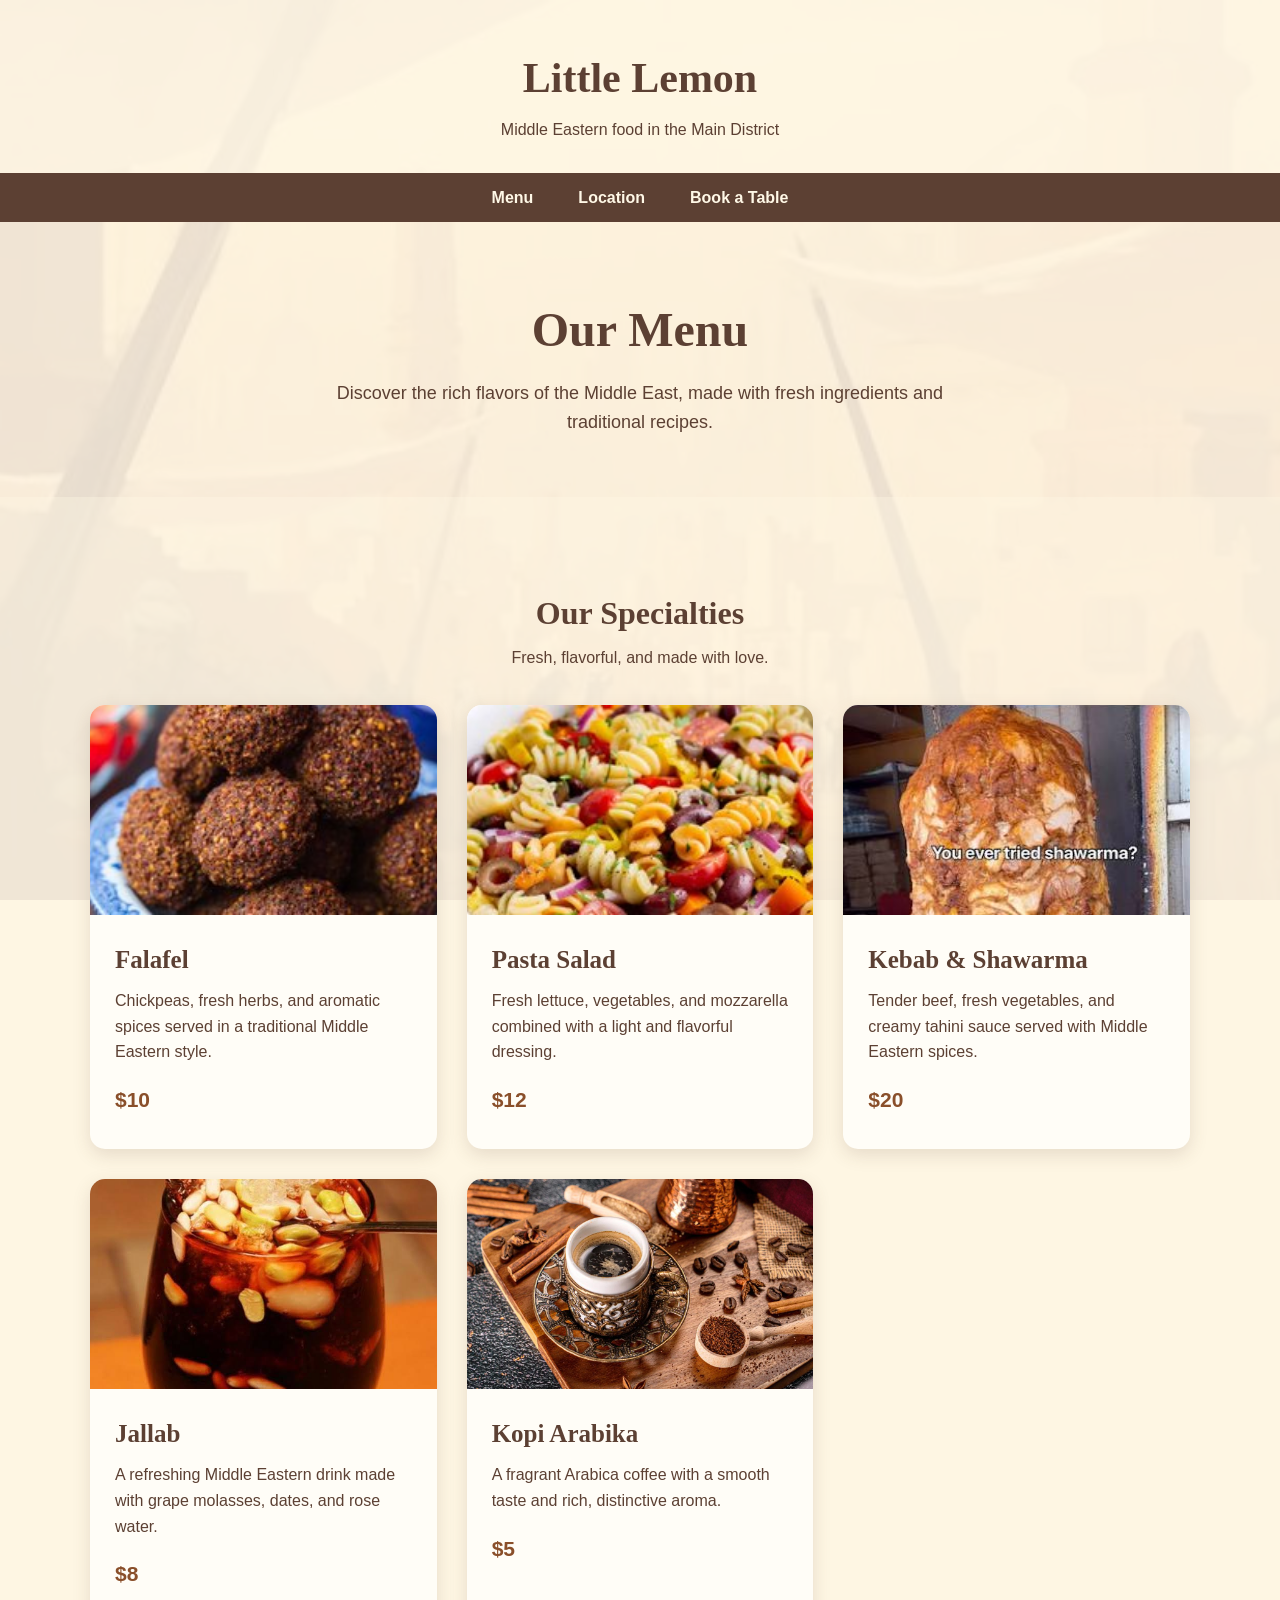
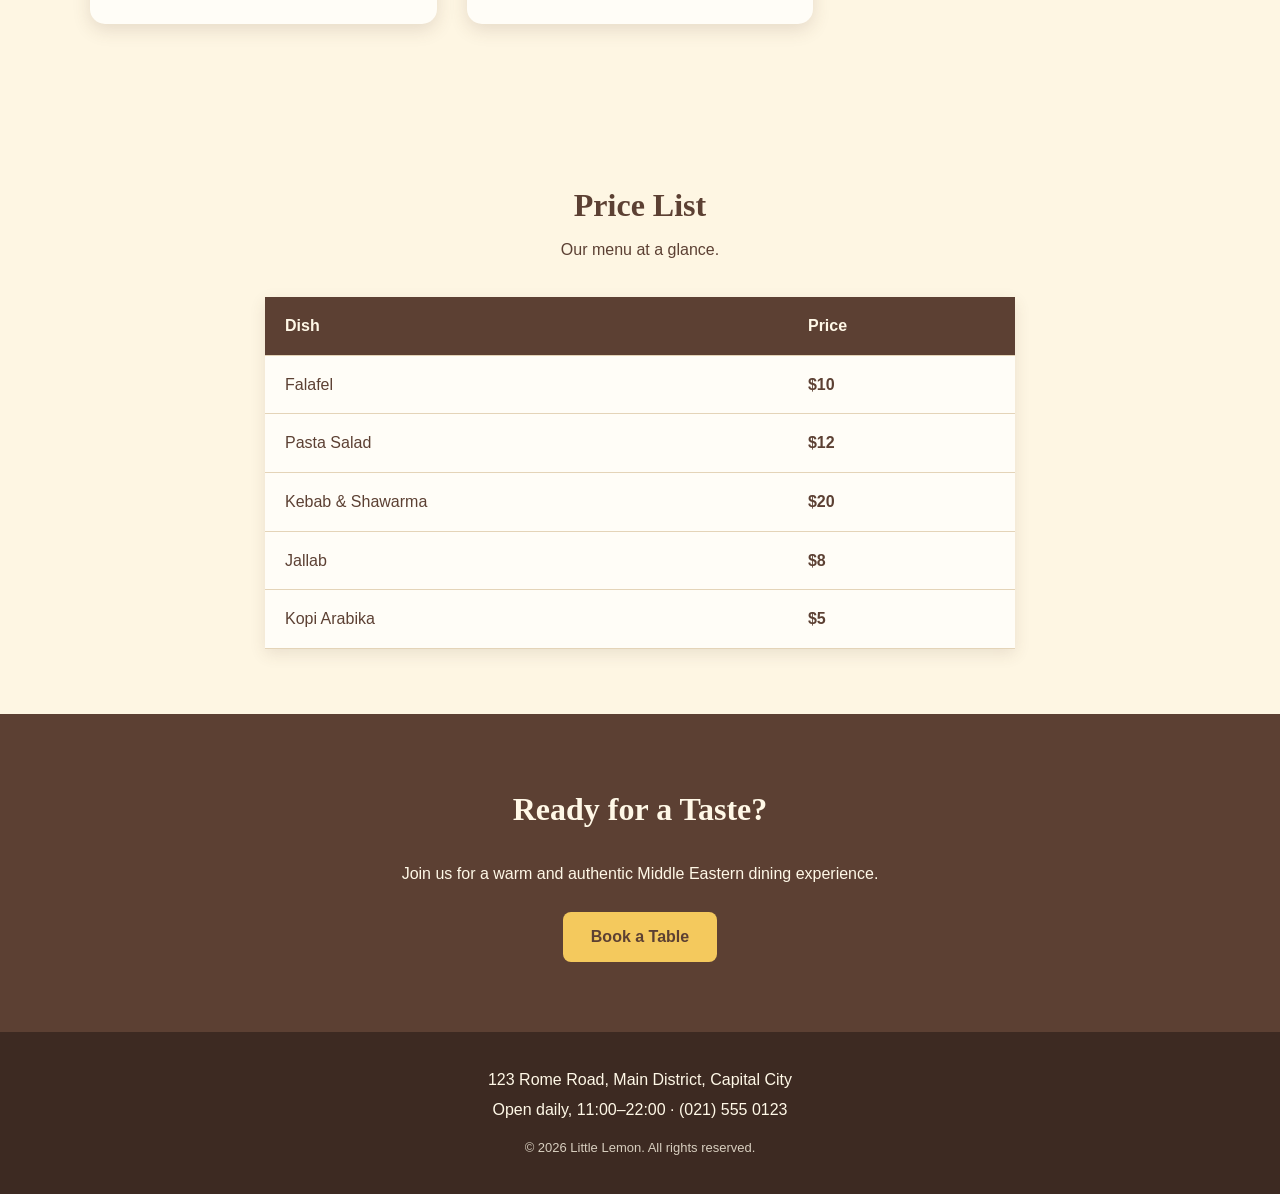
<file: index.html>
<!DOCTYPE html>
<html lang="en">
<head>
  <meta charset="UTF-8">
  <meta name="viewport" content="width=device-width, initial-scale=1.0">

  <title>Little Lemon | Middle Eastern Restaurant</title>

  <meta
    name="description"
    content="Little Lemon is a Middle Eastern restaurant serving fresh and flavorful dishes in the Main District."
  >

  <meta name="author" content="Lazuardi Al-Muzaki">

  <link rel="stylesheet" href="style.css">
</head>

<body>

  <!-- ===== HEADER ===== -->
  <header class="site-header">
    <div class="container">
      <a href="index.html" class="logo">Little Lemon</a>
      <p class="tagline">Middle Eastern food in the Main District</p>
    </div>
  </header>

  <!-- ===== NAVIGATION ===== -->
  <nav class="navbar">
    <div class="container">
      <ul>
        <li><a href="index.html">Menu</a></li>
        <li><a href="location.html">Location</a></li>
        <li><a href="book.html">Book a Table</a></li>
      </ul>
    </div>
  </nav>

  <!-- ===== MAIN CONTENT ===== -->
  <main>

    <!-- ===== HERO ===== -->
    <section class="hero">
      <div class="container">
        <h1>Our Menu</h1>
        <p>
          Discover the rich flavors of the Middle East,
          made with fresh ingredients and traditional recipes.
        </p>
      </div>
    </section>

    <!-- ===== MENU ===== -->
    <section class="menu-section">
      <div class="container">

        <div class="section-heading">
          <h2>Our Specialties</h2>
          <p>Fresh, flavorful, and made with love.</p>
        </div>

        <div class="menu-grid">

          <!-- Falafel -->
          <article class="menu-card">
            <img
              src="falafel.jpeg"
              alt="Fresh Middle Eastern falafel"
            >

            <div class="menu-content">
              <h3>Falafel</h3>
              <p>
                Chickpeas, fresh herbs, and aromatic spices
                served in a traditional Middle Eastern style.
              </p>
              <p class="price">$10</p>
            </div>
          </article>

          <!-- Pasta Salad -->
          <article class="menu-card">
            <img
              src="salad.jpeg"
              alt="Fresh pasta salad with vegetables and mozzarella"
            >

            <div class="menu-content">
              <h3>Pasta Salad</h3>
              <p>
                Fresh lettuce, vegetables, and mozzarella
                combined with a light and flavorful dressing.
              </p>
              <p class="price">$12</p>
            </div>
          </article>

          <!-- Kebab & Shawarma -->
          <article class="menu-card">
            <img
              src="swarman.jpeg"
              alt="Kebab and shawarma with vegetables and tahini"
            >

            <div class="menu-content">
              <h3>Kebab &amp; Shawarma</h3>
              <p>
                Tender beef, fresh vegetables, and creamy
                tahini sauce served with Middle Eastern spices.
              </p>
              <p class="price">$20</p>
            </div>
          </article>

          <!-- Jallab -->
          <article class="menu-card">
            <img
              src="jallab.jpeg"
              alt="Traditional Middle Eastern Jallab drink"
            >

            <div class="menu-content">
              <h3>Jallab</h3>
              <p>
                A refreshing Middle Eastern drink made with
                grape molasses, dates, and rose water.
              </p>
              <p class="price">$8</p>
            </div>
          </article>

          <!-- Kopi Arabika -->
          <article class="menu-card">
            <img
              src="kopi arabika.jpg"
              alt="Freshly brewed Arabica coffee"
            >

            <div class="menu-content">
              <h3>Kopi Arabika</h3>
              <p>
                A fragrant Arabica coffee with a smooth taste
                and rich, distinctive aroma.
              </p>
              <p class="price">$5</p>
            </div>
          </article>

        </div>
      </div>
    </section>

    <!-- ===== PRICE LIST ===== -->
    <section class="price-section">
      <div class="container">

        <div class="section-heading">
          <h2>Price List</h2>
          <p>Our menu at a glance.</p>
        </div>

        <div class="table-container">
          <table>

            <thead>
              <tr>
                <th>Dish</th>
                <th>Price</th>
              </tr>
            </thead>

            <tbody>
              <tr>
                <td>Falafel</td>
                <td>$10</td>
              </tr>

              <tr>
                <td>Pasta Salad</td>
                <td>$12</td>
              </tr>

              <tr>
                <td>Kebab &amp; Shawarma</td>
                <td>$20</td>
              </tr>

              <tr>
                <td>Jallab</td>
                <td>$8</td>
              </tr>

              <tr>
                <td>Kopi Arabika</td>
                <td>$5</td>
              </tr>
            </tbody>

          </table>
        </div>
      </div>
    </section>

    <!-- ===== CALL TO ACTION ===== -->
    <section class="reservation">
      <div class="container">
        <h2>Ready for a Taste?</h2>
        <p>
          Join us for a warm and authentic Middle Eastern dining experience.
        </p>
        <a href="book.html" class="button">Book a Table</a>
      </div>
    </section>

  </main>

  <!-- ===== FOOTER ===== -->
  <footer class="site-footer">
    <div class="container">
      <p>123 Rome Road, Main District, Capital City</p>

      <p>
        Open daily, 11:00–22:00 · (021) 555 0123
      </p>

      <p class="copyright">
        &copy; 2026 Little Lemon. All rights reserved.
      </p>
    </div>
  </footer>

</body>
</html>
</file>
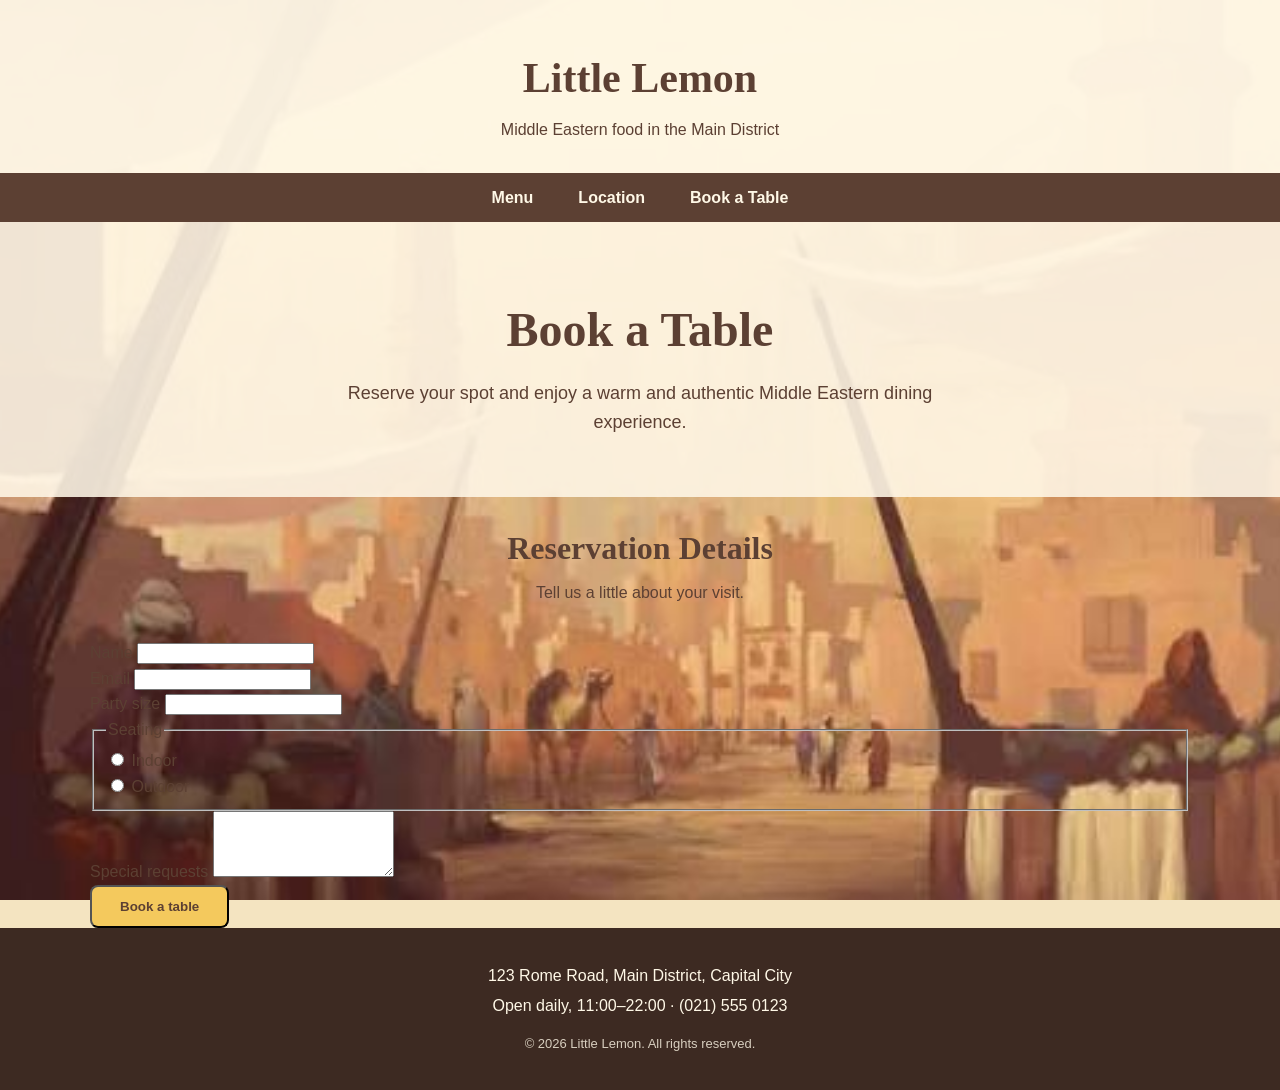
<file: book.html>
<!DOCTYPE html>
<html lang="en">
<head>
  <meta charset="UTF-8">
  <meta name="viewport" content="width=device-width, initial-scale=1.0">

  <title>Book a Table | Little Lemon</title>

  <meta
    name="description"
    content="Book a table at Little Lemon, a Middle Eastern restaurant in the Main District."
  >

  <meta name="author" content="Lazuardi Al-Muzaki">

  <link rel="stylesheet" href="style.css">
</head>

<body>

  <!-- ===== HEADER ===== -->
  <header class="site-header">
    <div class="container">
      <a href="index.html" class="logo">Little Lemon</a>
      <p class="tagline">Middle Eastern food in the Main District</p>
    </div>
  </header>


  <!-- ===== NAVIGATION ===== -->
  <nav class="navbar">
    <div class="container">
      <ul>
        <li><a href="index.html">Menu</a></li>
        <li><a href="location.html">Location</a></li>
        <li><a href="book.html">Book a Table</a></li>
      </ul>
    </div>
  </nav>


  <!-- ===== MAIN CONTENT ===== -->
  <main>

    <!-- ===== HERO ===== -->
    <section class="hero">
      <div class="container">
        <h1>Book a Table</h1>
        <p>
          Reserve your spot and enjoy a warm and authentic
          Middle Eastern dining experience.
        </p>
      </div>
    </section>


    <!-- ===== BOOKING FORM ===== -->
    <section class="form-section">
      <div class="container">

        <div class="section-heading">
          <h2>Reservation Details</h2>
          <p>Tell us a little about your visit.</p>
        </div>

        <form class="booking-form" action="/book" method="post">

          <div class="form-group">
            <label for="name">Name</label>
            <input type="text" id="name" name="name">
          </div>

          <div class="form-group">
            <label for="email">Email</label>
            <input type="email" id="email" name="email">
          </div>

          <div class="form-group">
            <label for="party">Party size</label>
            <input type="number" id="party" name="party" min="1">
          </div>

          <fieldset class="form-group seating">
            <legend>Seating</legend>

            <div class="radio-option">
              <input type="radio" id="indoor" name="seating" value="indoor">
              <label for="indoor">Indoor</label>
            </div>

            <div class="radio-option">
              <input type="radio" id="outdoor" name="seating" value="outdoor">
              <label for="outdoor">Outdoor</label>
            </div>
          </fieldset>

          <div class="form-group">
            <label for="requests">Special requests</label>
            <textarea id="requests" name="requests" rows="4"></textarea>
          </div>

          <button type="submit" class="button">Book a table</button>

        </form>

      </div>
    </section>

  </main>


  <!-- ===== FOOTER ===== -->
  <footer class="site-footer">
    <div class="container">

      <p>123 Rome Road, Main District, Capital City</p>

      <p>
        Open daily, 11:00–22:00 · (021) 555 0123
      </p>

      <p class="copyright">
        &copy; 2026 Little Lemon. All rights reserved.
      </p>

    </div>
  </footer>

</body>
</html>
</file>
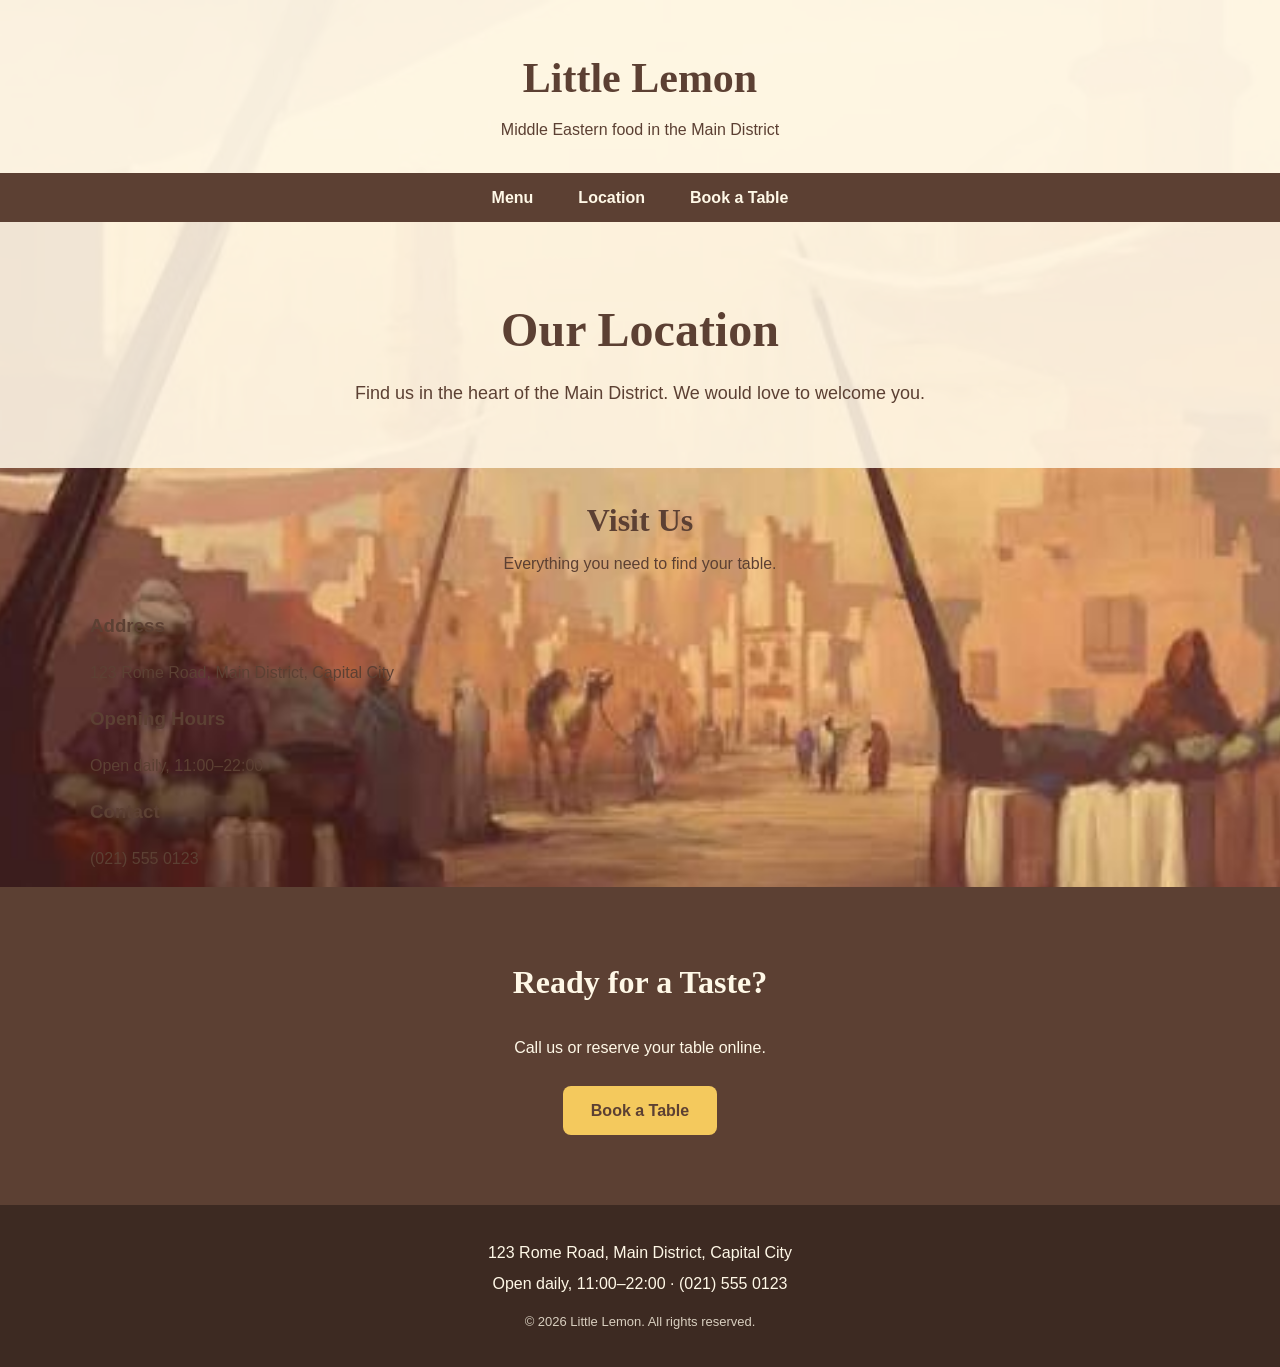
<file: location.html>
<!DOCTYPE html>
<html lang="en">
<head>
  <meta charset="UTF-8">
  <meta name="viewport" content="width=device-width, initial-scale=1.0">

  <title>Our Location | Little Lemon</title>

  <meta
    name="description"
    content="Find Little Lemon, a Middle Eastern restaurant at 123 Rome Road in the Main District."
  >

  <meta name="author" content="Lazuardi Al-Muzaki">

  <link rel="stylesheet" href="style.css">
</head>

<body>

  <!-- ===== HEADER ===== -->
  <header class="site-header">
    <div class="container">
      <a href="index.html" class="logo">Little Lemon</a>
      <p class="tagline">Middle Eastern food in the Main District</p>
    </div>
  </header>


  <!-- ===== NAVIGATION ===== -->
  <nav class="navbar">
    <div class="container">
      <ul>
        <li><a href="index.html">Menu</a></li>
        <li><a href="location.html">Location</a></li>
        <li><a href="book.html">Book a Table</a></li>
      </ul>
    </div>
  </nav>


  <!-- ===== MAIN CONTENT ===== -->
  <main>

    <!-- ===== HERO ===== -->
    <section class="hero">
      <div class="container">
        <h1>Our Location</h1>
        <p>
          Find us in the heart of the Main District.
          We would love to welcome you.
        </p>
      </div>
    </section>


    <!-- ===== LOCATION INFO ===== -->
    <section class="info-section">
      <div class="container">

        <div class="section-heading">
          <h2>Visit Us</h2>
          <p>Everything you need to find your table.</p>
        </div>

        <div class="info-grid">

          <article class="info-card">
            <h3>Address</h3>
            <p>123 Rome Road, Main District, Capital City</p>
          </article>

          <article class="info-card">
            <h3>Opening Hours</h3>
            <p>Open daily, 11:00–22:00</p>
          </article>

          <article class="info-card">
            <h3>Contact</h3>
            <p>(021) 555 0123</p>
          </article>

        </div>

      </div>
    </section>


    <!-- ===== CALL TO ACTION ===== -->
    <section class="reservation">
      <div class="container">

        <h2>Ready for a Taste?</h2>

        <p>
          Call us or reserve your table online.
        </p>

        <a href="book.html" class="button">Book a Table</a>

      </div>
    </section>

  </main>


  <!-- ===== FOOTER ===== -->
  <footer class="site-footer">
    <div class="container">

      <p>123 Rome Road, Main District, Capital City</p>

      <p>
        Open daily, 11:00–22:00 · (021) 555 0123
      </p>

      <p class="copyright">
        &copy; 2026 Little Lemon. All rights reserved.
      </p>

    </div>
  </footer>

</body>
</html>
</file>
<file: style.css>
/* ===== GENERAL ===== */

* {
  box-sizing: border-box;
}

body {
  margin: 0;
  font-family: "Trebuchet MS", Arial, sans-serif;
  color: #5C4033;

  background-color: #F4E4C1;
  background-image: url("timur tengah.jpeg");
  background-size: cover;
  background-position: center;
  background-attachment: fixed;

  line-height: 1.6;
}


/* ===== CONTAINER ===== */

.container {
  width: 90%;
  max-width: 1100px;
  margin: 0 auto;
}


/* ===== HEADER ===== */

.site-header {
  background-color: rgba(255, 248, 231, 0.95);
  text-align: center;
  padding: 45px 20px 30px;
}

.logo {
  color: #5C4033;
  font-family: Georgia, "Times New Roman", serif;
  font-size: 42px;
  font-weight: bold;
  text-decoration: none;
}

.tagline {
  margin: 5px 0 0;
  font-size: 16px;
}


/* ===== NAVIGATION ===== */

.navbar {
  background-color: #5C4033;
  padding: 12px 0;
}

.navbar ul {
  display: flex;
  justify-content: center;
  gap: 45px;

  list-style: none;
  margin: 0;
  padding: 0;
}

.navbar a {
  color: #FFF8E7;
  text-decoration: none;
  font-weight: bold;
}

.navbar a:hover {
  color: #F4C95D;
}


/* ===== HERO ===== */

.hero {
  text-align: center;
  padding: 70px 20px 60px;

  background-color: rgba(255, 248, 231, 0.88);
}

.hero h1 {
  margin: 0 0 10px;

  color: #5C4033;
  font-family: Georgia, "Times New Roman", serif;
  font-size: 48px;
}

.hero p {
  max-width: 650px;
  margin: 0 auto;
  font-size: 18px;
}


/* ===== SECTION ===== */

.menu-section,
.price-section {
  padding: 65px 0;
  background-color: rgba(255, 248, 231, 0.92);
}

.section-heading {
  text-align: center;
  margin-bottom: 35px;
}

.section-heading h2 {
  margin-bottom: 5px;

  color: #5C4033;
  font-family: Georgia, "Times New Roman", serif;
  font-size: 32px;
}

.section-heading p {
  margin-top: 0;
}


/* ===== MENU GRID ===== */

.menu-grid {
  display: grid;
  grid-template-columns: repeat(3, 1fr);
  gap: 30px;
}


/* ===== MENU CARD ===== */

.menu-card {
  overflow: hidden;

  background-color: #FFFDF7;
  border-radius: 15px;

  box-shadow: 0 6px 18px rgba(92, 64, 51, 0.15);

  transition: transform 0.2s ease;
}

.menu-card:hover {
  transform: translateY(-5px);
}

.menu-card img {
  display: block;

  width: 100%;
  height: 210px;

  object-fit: cover;
}

.menu-content {
  padding: 25px;
}

.menu-content h3 {
  margin: 0 0 8px;

  color: #5C4033;
  font-family: Georgia, "Times New Roman", serif;
  font-size: 25px;
}

.menu-content p {
  margin: 8px 0;
}

.menu-content .price {
  margin-top: 18px;

  color: #8A4F2A;
  font-size: 21px;
  font-weight: bold;
}


/* ===== PRICE TABLE ===== */

.table-container {
  max-width: 750px;
  margin: 0 auto;
}

table {
  width: 100%;
  border-collapse: collapse;

  background-color: #FFFDF7;

  box-shadow: 0 5px 15px rgba(92, 64, 51, 0.12);
}

th,
td {
  padding: 16px 20px;
  text-align: left;

  border-bottom: 1px solid #E4D4B8;
}

th {
  color: #FFF8E7;
  background-color: #5C4033;
}

td:last-child {
  font-weight: bold;
}


/* ===== RESERVATION ===== */

.reservation {
  padding: 70px 20px;

  text-align: center;

  color: #FFF8E7;
  background-color: #5C4033;
}

.reservation h2 {
  margin-top: 0;

  color: #FFF8E7;
  font-family: Georgia, "Times New Roman", serif;
  font-size: 32px;
}

.reservation p {
  margin-bottom: 25px;
}

.button {
  display: inline-block;

  padding: 12px 28px;

  color: #5C4033;
  background-color: #F4C95D;

  border-radius: 8px;

  font-weight: bold;
  text-decoration: none;
}

.button:hover {
  background-color: #FFF8E7;
}


/* ===== FOOTER ===== */

.site-footer {
  padding: 30px 20px;

  text-align: center;

  color: #FFF8E7;
  background-color: #3D2A22;
}

.site-footer p {
  margin: 5px;
}

.copyright {
  margin-top: 15px !important;
  font-size: 13px;
  opacity: 0.8;
}


/* ===== RESPONSIVE ===== */

@media (max-width: 800px) {

  .menu-grid {
    grid-template-columns: 1fr;
  }

  .navbar ul {
    gap: 20px;
  }

  .hero h1 {
    font-size: 38px;
  }

}

@media (max-width: 500px) {

  .navbar ul {
    flex-direction: column;
    align-items: center;
    gap: 8px;
  }

  .logo {
    font-size: 34px;
  }

}
</file>
